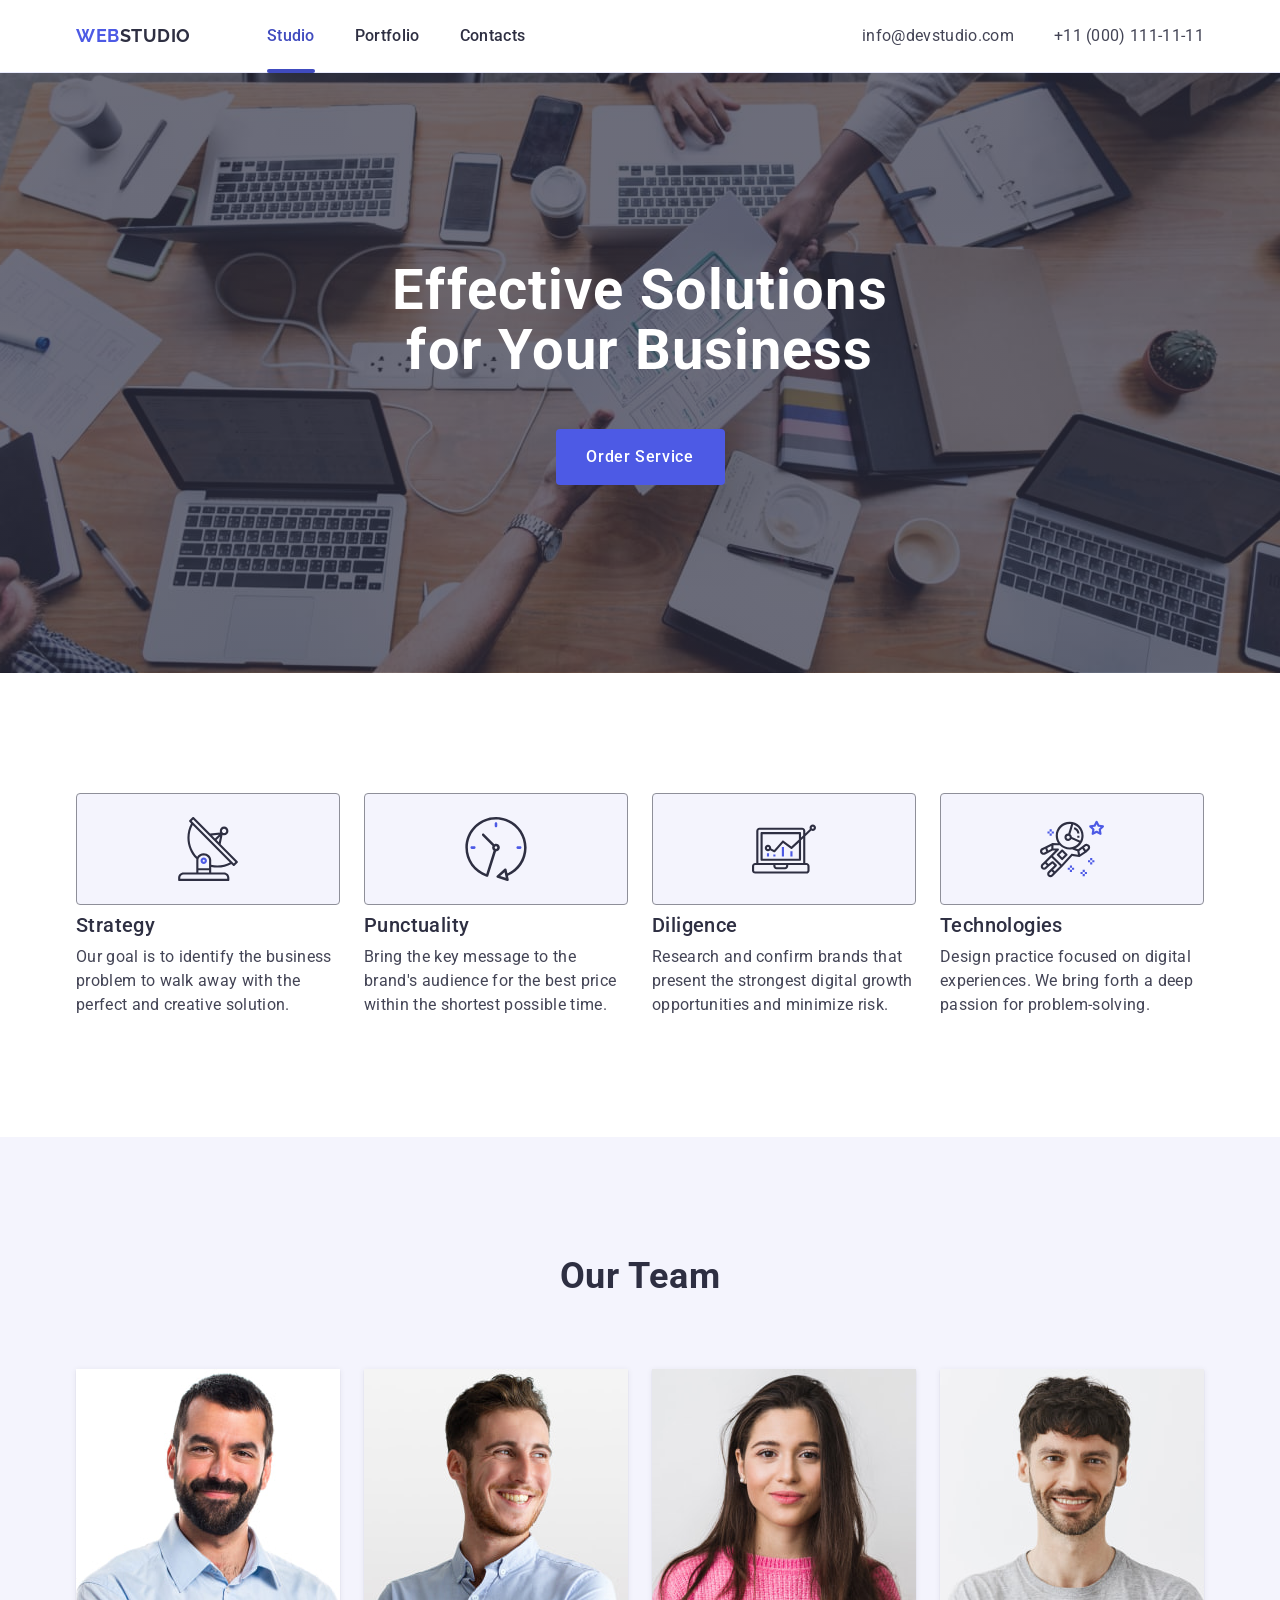
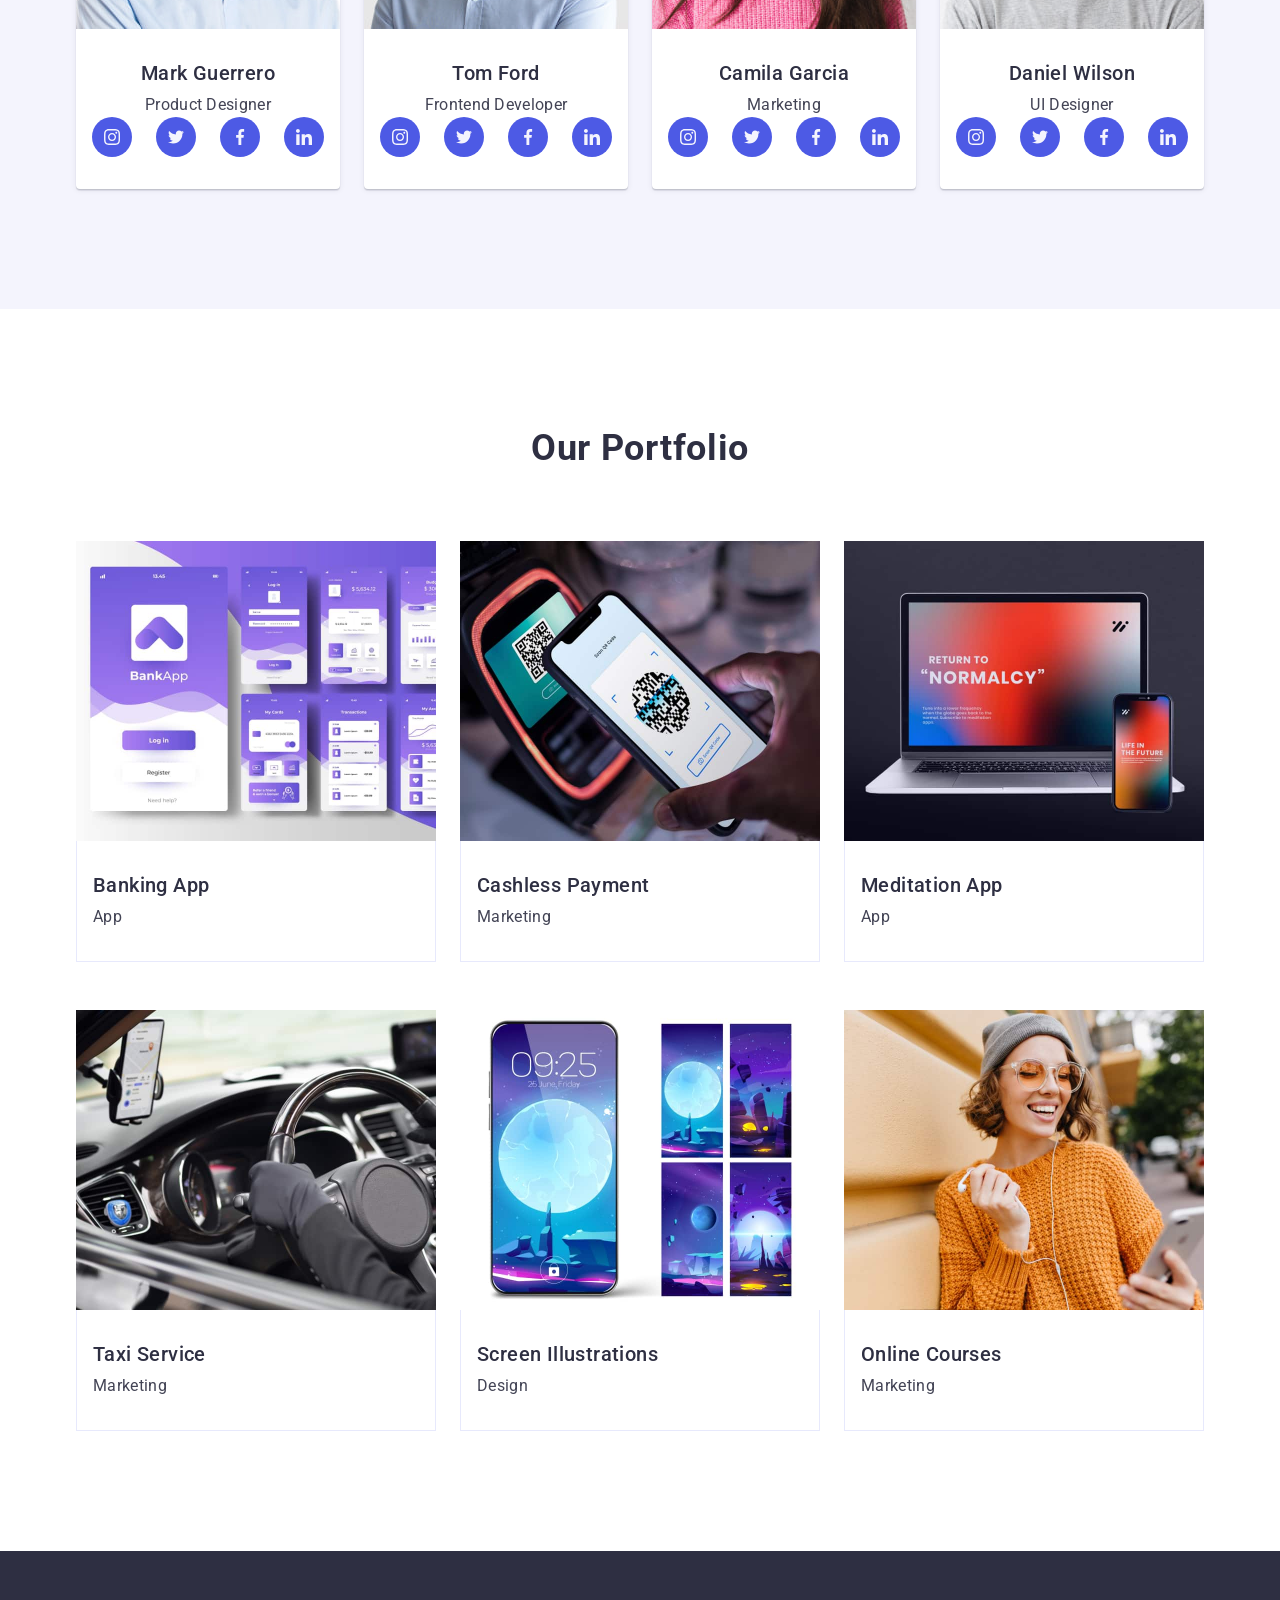
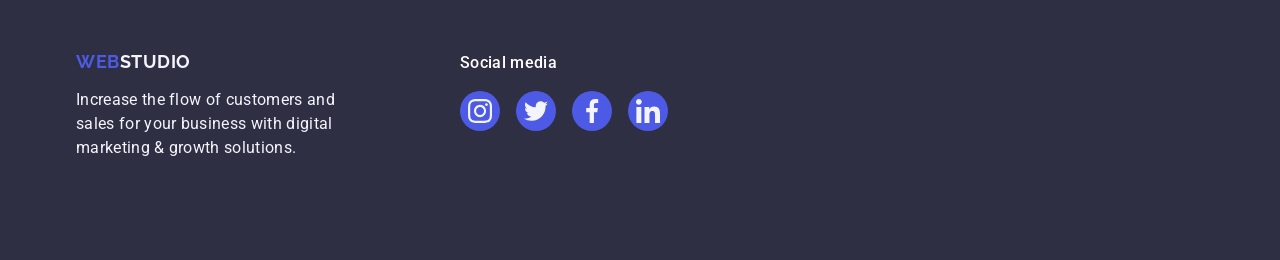
<file: index.html>
<!DOCTYPE html>
<html lang="en">
  <head>
    <meta charset="UTF-8" />
    <meta http-equiv="X-UA-Compatible" content="IE=edge" />
    <meta name="viewport" content="width=device-width, initial-scale=1.0" />
    <meta name="description" content="Effective Solutions for Your Business" />
    <title>WebStudio</title>
    <link rel="preconnect" href="https://fonts.googleapis.com" />
    <link rel="preconnect" href="https://fonts.gstatic.com" crossorigin />
    <link
      rel="stylesheet"
      href="https://fonts.googleapis.com/css2?family=Raleway:wght@800&family=Roboto:wght@400;500;700&display=swap"
    />
    <link
      rel="stylesheet"
      href="https://cdnjs.cloudflare.com/ajax/libs/modern-normalize/2.0.0/modern-normalize.min.css"
    />
    <link rel="stylesheet" href="./css/styles.css" />
  </head>
  <body class="body">
    <!--Header section-->
    <header class="header">
      <div class="container header-container">
        <nav class="header-nav">
          <a class="header-logo link" href="./index.html"
            >Web<span class="accent">Studio</span></a
          >
          <ul class="header-list">
            <li>
              <a class="header-link link current" href="./index.html">Studio</a>
            </li>
            <li>
              <a class="header-link link" href="">Portfolio</a>
            </li>
            <li>
              <a class="header-link link" href="">Contacts</a>
            </li>
          </ul>
        </nav>
        <address class="address">
          <ul class="address-list">
            <li class="address-item">
              <a class="contacts-link link" href="mailto:info@devstudio.com"
                >info@devstudio.com</a
              >
            </li>
            <li class="address-item">
              <a class="contacts-link link" href="tel:+110001111111"
                >+11 (000) 111-11-11</a
              >
            </li>
          </ul>
        </address>
      </div>
    </header>
    <!--Main block-->
    <main>
      <!--Hero section-->
      <section class="hero">
        <div class="container">
          <h1 class="hero-title">Effective Solutions for Your Business</h1>
          <button class="hero-button" type="button">Order Service</button>
        </div>
      </section>
      <!--Benefits section-->
      <section class="benefits">
        <div class="container">
          <h2 class="visually-hidden">Benefits section</h2>
          <ul class="benefits-list">
            <li class="benefits-item">
              <div class="benefits-box-icon">
                <svg class="benefits-icon" width="64" height="64">
                  <use href="./images/icons.svg#icon-antenna"></use>
                </svg>
              </div>
              <h3 class="benefits-titles">Strategy</h3>
              <p class="benefits-text">
                Our goal is to identify the business problem to walk away with
                the perfect and creative solution.
              </p>
            </li>
            <li class="benefits-item">
              <div class="benefits-box-icon">
                <svg class="benefits-icon" width="64" height="64">
                  <use href="./images/icons.svg#icon-clock"></use>
                </svg>
              </div>
              <h3 class="benefits-titles">Punctuality</h3>
              <p class="benefits-text">
                Bring the key message to the brand's audience for the best price
                within the shortest possible time.
              </p>
            </li>
            <li class="benefits-item">
              <div class="benefits-box-icon">
                <svg class="benefits-icon" width="64" height="64">
                  <use href="./images/icons.svg#icon-diagram"></use>
                </svg>
              </div>
              <h3 class="benefits-titles">Diligence</h3>
              <p class="benefits-text">
                Research and confirm brands that present the strongest digital
                growth opportunities and minimize risk.
              </p>
            </li>
            <li class="benefits-item">
              <div class="benefits-box-icon">
                <svg class="benefits-icon" width="64" height="64">
                  <use href="./images/icons.svg#icon-astronaut"></use>
                </svg>
              </div>
              <h3 class="benefits-titles">Technologies</h3>
              <p class="benefits-text">
                Design practice focused on digital experiences. We bring forth a
                deep passion for problem-solving.
              </p>
            </li>
          </ul>
        </div>
      </section>
      <!--Team section-->
      <section class="team">
        <div class="container">
          <h2 class="team-title">Our Team</h2>
          <ul class="team-list">
            <li class="team-item">
              <img src="./images/imgdd.jpg" alt="markguerrero" width="264" />
              <div class="team-container">
                <h3 class="team-titles">Mark Guerrero</h3>
                <p class="team-text">Product Designer</p>
                <ul class="social-media-list">
                  <li class="social-media-item">
                    <a href="" class="social-media-link">
                      <svg class="social-media-icon" width="16" height="16">
                        <use href="./images/icons.svg#icon-instagram"></use>
                      </svg>
                    </a>
                  </li>
                  <li class="social-media-item">
                    <a href="" class="social-media-link">
                      <svg class="social-media-icon" width="16" height="16">
                        <use href="./images/icons.svg#icon-twitter"></use>
                      </svg>
                    </a>
                  </li>
                  <li class="social-media-item">
                    <a href="" class="social-media-link">
                      <svg class="social-media-icon" width="16" height="16">
                        <use href="./images/icons.svg#icon-facebook"></use>
                      </svg>
                    </a>
                  </li>
                  <li class="social-media-item">
                    <a href="" class="social-media-link">
                      <svg class="social-media-icon" width="16" height="16">
                        <use href="./images/icons.svg#icon-linkedin"></use>
                      </svg>
                    </a>
                  </li>
                </ul>
              </div>
            </li>
            <li class="team-item">
              <img src="./images/imgqq.jpg" alt="tomford" width="264" />
              <div class="team-container">
                <h3 class="team-titles">Tom Ford</h3>
                <p class="team-text">Frontend Developer</p>
                <ul class="social-media-list">
                  <li class="social-media-item">
                    <a href="" class="social-media-link">
                      <svg class="social-media-icon" width="16" height="16">
                        <use href="./images/icons.svg#icon-instagram"></use>
                      </svg>
                    </a>
                  </li>
                  <li class="social-media-item">
                    <a href="" class="social-media-link">
                      <svg class="social-media-icon" width="16" height="16">
                        <use href="./images/icons.svg#icon-twitter"></use>
                      </svg>
                    </a>
                  </li>
                  <li class="social-media-item">
                    <a href="" class="social-media-link">
                      <svg class="social-media-icon" width="16" height="16">
                        <use href="./images/icons.svg#icon-facebook"></use>
                      </svg>
                    </a>
                  </li>
                  <li class="social-media-item">
                    <a href="" class="social-media-link">
                      <svg class="social-media-icon" width="16" height="16">
                        <use href="./images/icons.svg#icon-linkedin"></use>
                      </svg>
                    </a>
                  </li>
                </ul>
              </div>
            </li>
            <li class="team-item">
              <img src="./images/imgpp.jpg" alt="camilagarcia" width="264" />
              <div class="team-container">
                <h3 class="team-titles">Camila Garcia</h3>
                <p class="team-text">Marketing</p>
                <ul class="social-media-list">
                  <li class="social-media-item">
                    <a href="" class="social-media-link">
                      <svg class="social-media-icon" width="16" height="16">
                        <use href="./images/icons.svg#icon-instagram"></use>
                      </svg>
                    </a>
                  </li>
                  <li class="social-media-item">
                    <a href="" class="social-media-link">
                      <svg class="social-media-icon" width="16" height="16">
                        <use href="./images/icons.svg#icon-twitter"></use>
                      </svg>
                    </a>
                  </li>
                  <li class="social-media-item">
                    <a href="" class="social-media-link">
                      <svg class="social-media-icon" width="16" height="16">
                        <use href="./images/icons.svg#icon-facebook"></use>
                      </svg>
                    </a>
                  </li>
                  <li class="social-media-item">
                    <a href="" class="social-media-link">
                      <svg class="social-media-icon" width="16" height="16">
                        <use href="./images/icons.svg#icon-linkedin"></use>
                      </svg>
                    </a>
                  </li>
                </ul>
              </div>
            </li>
            <li class="team-item">
              <img src="./images/imgll.jpg" alt="danielwilson" width="264" />
              <div class="team-container">
                <h3 class="team-titles">Daniel Wilson</h3>
                <p class="team-text">UI Designer</p>
                <ul class="social-media-list">
                  <li class="social-media-item">
                    <a href="" class="social-media-link">
                      <svg class="social-media-icon" width="16" height="16">
                        <use href="./images/icons.svg#icon-instagram"></use>
                      </svg>
                    </a>
                  </li>
                  <li class="social-media-item">
                    <a href="" class="social-media-link">
                      <svg class="social-media-icon" width="16" height="16">
                        <use href="./images/icons.svg#icon-twitter"></use>
                      </svg>
                    </a>
                  </li>
                  <li class="social-media-item">
                    <a href="" class="social-media-link">
                      <svg class="social-media-icon" width="16" height="16">
                        <use href="./images/icons.svg#icon-facebook"></use>
                      </svg>
                    </a>
                  </li>
                  <li class="social-media-item">
                    <a href="" class="social-media-link">
                      <svg class="social-media-icon" width="16" height="16">
                        <use href="./images/icons.svg#icon-linkedin"></use>
                      </svg>
                    </a>
                  </li>
                </ul>
              </div>
            </li>
          </ul>
        </div>
      </section>
      <!--Portfolio section-->
      <section class="portfolio">
        <div class="container">
          <h2 class="portfolio-title">Our Portfolio</h2>
          <ul class="portfolio-list">
            <li class="portfolio-item">
              <div class="portfolio-img-overlay">
                <img
                  src="./images/img-app.jpg"
                  alt="bank-app-img"
                  width="360"
                />
                <p class="portfolio-content-overlay">
                  14 Stylish and User-Friendly App Design Concepts · Task
                  Manager App · Calorie Tracker App · Exotic Fruit Ecommerce App
                  · Cloud Storage App
                </p>
              </div>
              <div class="portfolio-container">
                <h3 class="row-title">Banking App</h3>
                <p class="row-text">App</p>
              </div>
            </li>
            <li class="portfolio-item">
              <div class="portfolio-img-overlay">
                <img src="./images/img-pay.jpg" alt="qr-code-img" width="360" />
                <p class="portfolio-content-overlay">
                  14 Stylish and User-Friendly App Design Concepts · Task
                  Manager App · Calorie Tracker App · Exotic Fruit Ecommerce App
                  · Cloud Storage App
                </p>
              </div>
              <div class="portfolio-container">
                <h3 class="row-title">Cashless Payment</h3>
                <p class="row-text">Marketing</p>
              </div>
            </li>
            <li class="portfolio-item">
              <div class="portfolio-img-overlay">
                <img
                  src="./images/img-gadgets.jpg"
                  alt="life-in-the-future-img"
                  width="360"
                />
                <p class="portfolio-content-overlay">
                  14 Stylish and User-Friendly App Design Concepts · Task
                  Manager App · Calorie Tracker App · Exotic Fruit Ecommerce App
                  · Cloud Storage App
                </p>
              </div>
              <div class="portfolio-container">
                <h3 class="row-title">Meditation App</h3>
                <p class="row-text">App</p>
              </div>
            </li>
            <li class="portfolio-item">
              <div class="portfolio-img-overlay">
                <img
                  src="./images/img-nav.jpg"
                  alt="navigation-img"
                  width="360"
                />
                <p class="portfolio-content-overlay">
                  14 Stylish and User-Friendly App Design Concepts · Task
                  Manager App · Calorie Tracker App · Exotic Fruit Ecommerce App
                  · Cloud Storage App
                </p>
              </div>
              <div class="portfolio-container">
                <h3 class="row-title">Taxi Service</h3>
                <p class="row-text">Marketing</p>
              </div>
            </li>
            <li class="portfolio-item">
              <div class="portfolio-img-overlay">
                <img
                  src="./images/img-phone.jpg"
                  alt="wallpaper-theme-img"
                  width="360"
                />
                <p class="portfolio-content-overlay">
                  14 Stylish and User-Friendly App Design Concepts · Task
                  Manager App · Calorie Tracker App · Exotic Fruit Ecommerce App
                  · Cloud Storage App
                </p>
              </div>
              <div class="portfolio-container">
                <h3 class="row-title">Screen Illustrations</h3>
                <p class="row-text">Design</p>
              </div>
            </li>
            <li class="portfolio-item">
              <div class="portfolio-img-overlay">
                <img
                  src="./images/img-girl.jpg"
                  alt="girl-airpods-img"
                  width="360"
                />
                <p class="portfolio-content-overlay">
                  14 Stylish and User-Friendly App Design Concepts · Task
                  Manager App · Calorie Tracker App · Exotic Fruit Ecommerce App
                  · Cloud Storage App
                </p>
              </div>
              <div class="portfolio-container">
                <h3 class="row-title">Online Courses</h3>
                <p class="row-text">Marketing</p>
              </div>
            </li>
          </ul>
        </div>
      </section>
    </main>
    <!--Footer section-->
    <footer class="footer">
      <div class="container footer-container">
        <div class="footer-box">
          <a class="footer-logo link" href="./index.html"
            >Web<span class="footer-accent">Studio</span></a
          >
          <p class="footer-text">
            Increase the flow of customers and sales for your business with
            digital marketing & growth solutions.
          </p>
        </div>
        <div class="footer-social-media">
          <p class="footer-social-media-text">Social media</p>
          <ul class="footer-social-media-list">
            <li class="footer-social-media-item">
              <a class="footer-social-media-link" href="">
                <svg class="footer-icon" width="24" height="24">
                  <use href="./images/icons.svg#icon-instagram"></use>
                </svg>
              </a>
            </li>
            <li class="footer-social-media-item">
              <a class="footer-social-media-link" href="">
                <svg class="footer-icon" width="24" height="24">
                  <use href="./images/icons.svg#icon-twitter"></use>
                </svg>
              </a>
            </li>
            <li class="footer-social-media-item">
              <a class="footer-social-media-link" href="">
                <svg class="footer-icon" width="24" height="24">
                  <use href="./images/icons.svg#icon-facebook"></use>
                </svg>
              </a>
            </li>
            <li class="footer-social-media-item">
              <a class="footer-social-media-link" href="">
                <svg class="footer-icon" width="24" height="24">
                  <use href="./images/icons.svg#icon-linkedin"></use>
                </svg>
              </a>
            </li>
          </ul>
        </div>
      </div>
    </footer>
  </body>
</html>
</file>
<file: css/styles.css>
body {
  font-family: "Roboto", sans-serif;
  color: #434455;
  background-color: var(--primary-white-color);
}
a {
  text-decoration: none;
}
p,
h1,
h2,
h3,
h4,
h5,
h6 {
  margin-top: 0;
  margin-bottom: 0;
}
ul,
ol {
  margin-top: 0;
  margin-bottom: 0;
  padding-left: 0;
}
li {
  list-style-type: none;
}
button {
  cursor: pointer;
}
img {
  display: block;
}
.container {
  max-width: 1158px;
  padding-left: 15px;
  padding-right: 15px;
  margin: 0 auto;
}
:root {
  --primary-white-color: #ffffff;
  --brand-color: #2e2f42;
  --primary-accent-color: #4d5ae5;
  --secondary-accent-color: #f4f4fd;
  --primary-color: #434455;
  --active-link-color: #404bbf;
}

/*Header section*/
.header {
  background: #ffffff;
  border-bottom: 1px solid #e7e9fc;
  box-shadow: 0px 2px 1px rgba(46, 47, 66, 0.08),
    0px 1px 1px rgba(46, 47, 66, 0.16), 0px 1px 6px rgba(46, 47, 66, 0.08);
}
.header-list {
  display: flex;
  gap: 40px;
}
.header-container {
  display: flex;
  align-items: center;
  margin: 0 auto;
}
.header-nav {
  display: flex;
  margin-right: auto;
  align-items: center;
}
.header-logo {
  font-family: "Raleway", sans-serif;
  font-weight: 700;
  font-size: 18px;
  line-height: 1.17;
  letter-spacing: 0.03em;
  text-transform: uppercase;
  color: #4d5ae5;
  margin-right: 76px;
}
.link {
  text-decoration: none;
}
.accent {
  color: var(--brand-color);
}
.header-link {
  font-weight: 500;
  font-size: 16px;
  line-height: 1.5;
  letter-spacing: 0.02em;
  color: var(--brand-color);
  padding: 24px 0;
  display: block;
  transition: color 250ms cubic-bezier(0.4, 0, 0.2, 1);
}
.header-link:hover {
  color: #404bbf;
}
.header-link:focus {
  color: #404bbf;
}
.current {
  position: relative;
  color: #404bbf;
}
.current::after {
  content: "";
  position: absolute;
  left: 0;
  bottom: -1px;
  background-color: #404bbf;
  height: 4px;
  width: 100%;
  border-radius: 2px;
}
.address {
  font-style: normal;
  margin-left: auto;
  color: #434455;
}
.address-list {
  display: flex;
  gap: 40px;
  align-items: center;
}
.address-item {
  font-weight: 400;
  font-size: 16px;
  line-height: 1.5;
  letter-spacing: 0.02em;
  transition: color cubic-bezier(0.4, 0, 0.2, 1);
}
.contacts-link {
  color: #434455;
  transition: color 250ms cubic-bezier(0.4, 0, 0.2, 1);
}
.contacts-link:hover {
  color: #404bbf;
}
.contacts-link:focus {
  color: #404bbf;
}
/*Hero section*/
.hero {
  background: var(--brand-color);
  padding-top: 188px;
  padding-bottom: 188px;
  background-image: linear-gradient(
      rgba(46, 47, 66, 0.7),
      rgba(46, 47, 66, 0.7)
    ),
    url(../images/people-office.jpg);
  max-width: 1440px;
  background-repeat: no-repeat;
  background-position: center;
  background-size: cover;
}
.hero-title {
  font-style: normal;
  font-weight: 700;
  font-size: 56px;
  line-height: 1.07;
  text-align: center;
  letter-spacing: 0.02em;
  margin-left: auto;
  margin-right: auto;
  color: #ffffff;
  margin-bottom: 48px;
  max-width: 496px;
}
.hero-button {
  font-family: "Roboto", sans-serif;
  font-weight: 500;
  font-size: 16px;
  line-height: 1.5;
  letter-spacing: 0.04em;
  cursor: pointer;
  background: #4d5ae5;
  color: #ffffff;
  margin-left: auto;
  margin-right: auto;
  border: none;
  height: 56px;
  display: block;
  min-width: 169px;
  border-radius: 4px;
  transition: background-color 250ms cubic-bezier(0.4, 0, 0.2, 1);
}
.hero-button:hover {
  background-color: #404bbf;
}
.hero-button:focus {
  background-color: #404bbf;
}
/*Benefits section*/
.benefits {
  background-color: #ffffff;
  padding-top: 120px;
  padding-bottom: 120px;
}
.benefits-list {
  display: flex;
  flex-wrap: wrap;
  justify-content: center;
  gap: 24px;
}
.benefits-item {
  width: calc((100% - 72px) / 4);
  flex-shrink: 0;
}
.benefits-titles {
  font-style: normal;
  font-weight: 500;
  font-size: 20px;
  line-height: 1.2;
  letter-spacing: 0.02em;
  color: var(--brand-color);
  margin-bottom: 8px;
}
.benefits-text {
  font-size: 16px;
  line-height: 1.5;
  letter-spacing: 0.02em;
  color: #434455;
}
.benefits-box-icon {
  display: flex;
  align-items: center;
  justify-content: center;
  height: 112px;
  background-color: #f4f4fd;
  border-radius: 4px;
  border: 1px solid #8e8f99;
  min-width: 264px;
  margin-bottom: 8px;
}
/*.benefits-icon {
}*/
/*Team section*/
.team {
  padding-top: 120px;
  padding-bottom: 120px;
  background-color: #f4f4fd;
}
.team-container {
  padding-top: 32px;
  padding-bottom: 32px;
  text-align: center;
}
.team-list {
  display: flex;
  flex-wrap: wrap;
  justify-content: center;
  gap: 24px;
}
.team-title {
  font-style: normal;
  font-weight: 700;
  font-size: 36px;
  line-height: 1.11;
  text-align: center;
  letter-spacing: 0.02em;
  text-transform: capitalize;
  color: var(--brand-color);
  margin-bottom: 72px;
}
.team-item {
  width: calc((100% - 72px) / 4);
  border-radius: 0px 0px 4px 4px;
  background-color: #ffffff;
  box-shadow: 0px 1px 6px rgba(46, 47, 66, 0.08),
    0px 1px 1px rgba(46, 47, 66, 0.16), 0px 2px 1px rgba(46, 47, 66, 0.08);
}
.team-titles {
  font-style: normal;
  font-weight: 500;
  font-size: 20px;
  line-height: 1.2;
  letter-spacing: 0.02em;
  color: var(--brand-color);
  margin-bottom: 8px;
}
.team-text {
  font-style: normal;
  font-weight: 400;
  font-size: 16px;
  line-height: 1.5;
  letter-spacing: 0.02em;
  color: #434455;
}
/*Social media*/
.social-media-list {
  display: flex;
  justify-content: center;
  align-items: center;
  gap: 24px;
  width: calc((100%-3 * 24) / 4);
}
.social-media-item {
  width: 40px;
  height: 40px;
}
.social-media-link {
  transition: background-color 250ms cubic-bezier(0.4, 0, 0.2, 1);
  width: 100%;
  height: 100%;
  background-color: #4d5ae5;
  border-radius: 50%;
  display: flex;
  align-items: center;
  justify-content: center;
  width: 40px;
}
.social-media-link:hover,
.social-media-link:focus {
  background-color: #404bbf;
}
.social-media-icon {
  fill: #f4f4fd;
}
/*Portfolio section*/
.portfolio {
  padding-top: 120px;
  padding-bottom: 120px;
  background-color: #ffffff;
}
.portfolio-container {
  padding: 32px 16px;
  border: 1px solid #e7e9fc;
  border-top: none;
}
.portfolio-list {
  display: flex;
  justify-content: center;
  flex-wrap: wrap;
  gap: 48px 24px;
}
.portfolio-item {
  width: calc((100% - 48px) / 3);
  transition: box-shadow 250ms cubic-bezier(0.4, 0, 0.2, 1);
}
.portfolio-title {
  font-style: normal;
  font-weight: 700;
  font-size: 36px;
  line-height: 1.11;
  text-align: center;
  letter-spacing: 0.02em;
  text-transform: capitalize;
  color: var(--brand-color);
  margin-bottom: 72px;
}
.portfolio-img-overlay {
  position: relative;
  overflow: hidden;
}
.portfolio-content-overlay {
  width: 100%;
  height: 100%;
  font-size: 16px;
  line-height: 1.5;
  letter-spacing: 0.02em;
  color: #f4f4fd;
  background: #4d5ae5;
  padding: 40px 32px;
  position: absolute;
  top: 0;
  transform: translateY(100%);
  transition: transform 250ms cubic-bezier(0.4, 0, 0.2, 1);
}
.portfolio-item:hover .portfolio-content-overlay {
  transform: translateY(0%);
}
.portfolio-item:hover {
  box-shadow: 0px 1px 6px rgba(46, 47, 66, 0.08),
    0px 1px 1px rgba(46, 47, 66, 0.16), 0px 2px 1px rgba(46, 47, 66, 0.08);
}
.main-button {
  font-family: "Roboto", sans-serif;
  font-weight: 500;
  font-size: 16px;
  line-height: 1.5;
  letter-spacing: 0.04em;
  cursor: pointer;
  color: var(--primary-accent-color);
  background-color: var(--secondary-accent-color);
}

.main-button:hover {
  color: #ffffff;
  background-color: #404bbf;
}

.main-button:focus {
  color: #ffffff;
  background-color: #404bbf;
}

.row-title {
  font-weight: 500;
  font-size: 20px;
  line-height: 1.2;
  letter-spacing: 0.02em;
  color: var(--brand-color);
  margin-bottom: 8px;
}

.row-text {
  font-size: 16px;
  line-height: 1.5;
  letter-spacing: 0.02em;
  color: var(--primary-color);
}
/*Footer section*/
.footer {
  padding-top: 100px;
  padding-bottom: 100px;
  background: var(--brand-color);
}
.footer-container {
  display: flex;
  align-items: baseline;
}
.footer-box {
  margin-right: 120px;
}
.footer-logo {
  font-family: "Raleway", sans-serif;
  font-weight: 700;
  font-size: 18px;
  line-height: 1.17;
  letter-spacing: 0.03em;
  text-transform: uppercase;
  color: #4d5ae5;
  margin-bottom: 16px;
  display: inline-block;
}
.footer-text {
  width: 264px;
  font-size: 16px;
  line-height: 1.5;
  letter-spacing: 0.02em;
  color: #f4f4fd;
}
.footer-accent {
  color: #f4f4fd;
}
.footer-social-media {
  margin-right: 120px;
}
.footer-social-media-text {
  font-weight: 500;
  font-size: 16px;
  line-height: 1.5;
  letter-spacing: 0.02em;
  color: #ffffff;
  margin-bottom: 16px;
}
.footer-social-media-list {
  display: flex;
  gap: 16px;
}
.footer-social-media-item {
  width: 40px;
  height: 40px;
}
.footer-social-media-link {
  width: 100%;
  height: 100%;
  background-color: #4d5ae5;
  border-radius: 50%;
  display: flex;
  align-items: center;
  justify-content: center;
  transition: background-color 250ms cubic-bezier(0.4, 0, 0.2, 1);
}
.footer-social-media-link:hover {
  background-color: #31d0aa;
}
.footer-social-media-link:focus {
  background-color: #31d0aa;
}
.footer-icon {
  fill: #f4f4fd;
}
.visually-hidden {
  position: absolute;
  width: 1px;
  height: 1px;
  margin: -1px;
  border: 0;
  padding: 0;
  white-space: nowrap;
  clip-path: inset(100%);
  clip: rect(0 0 0 0);
  overflow: hidden;
}
</file>
